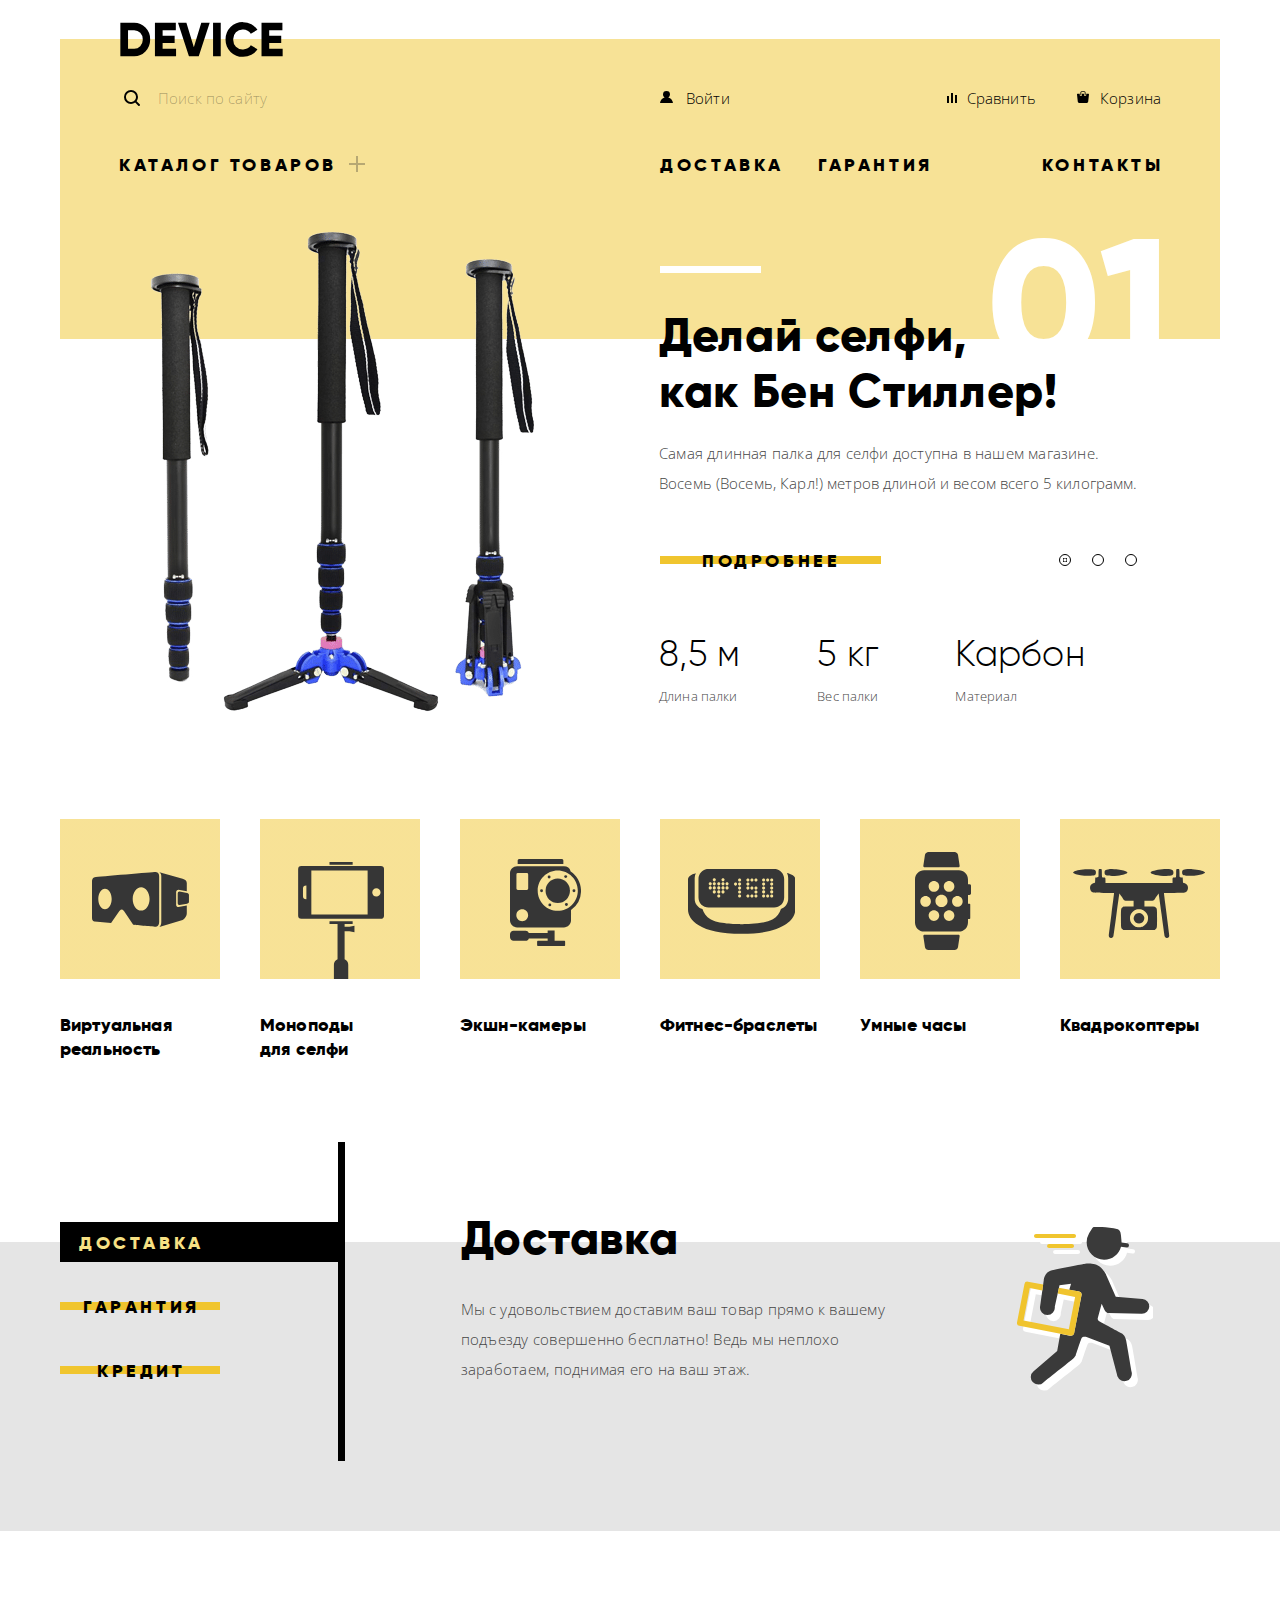
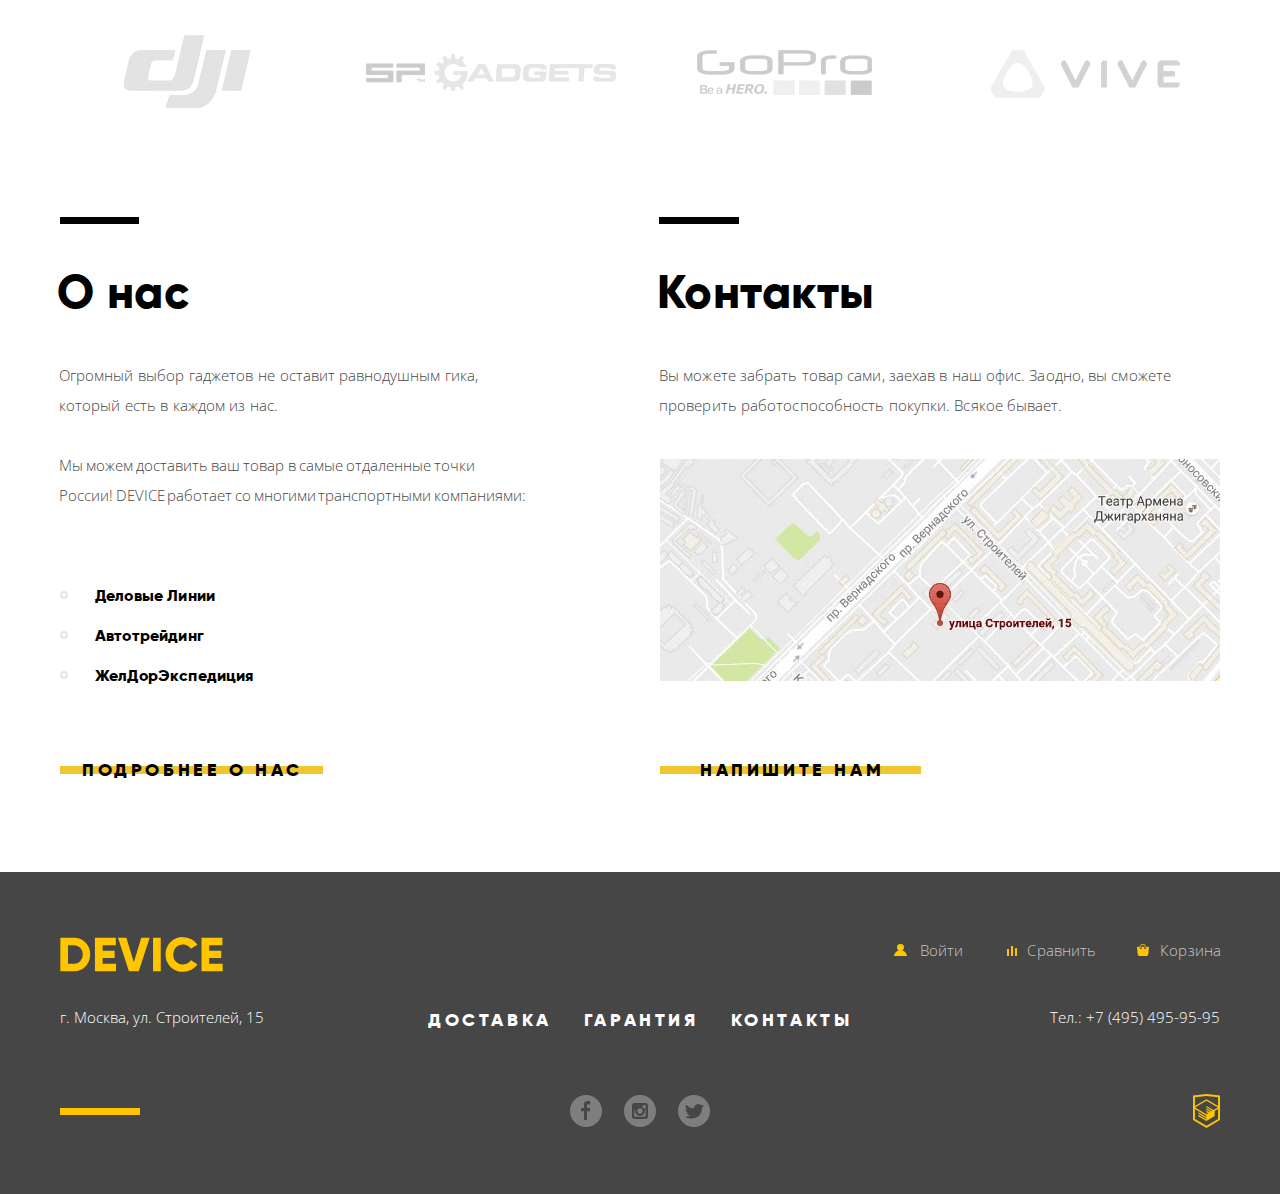
<file: index.html>
<!DOCTYPE html>
<html lang="ru">

<head>
  <meta charset="UTF-8">
  <title>Device - официальный магазин</title>
  <link href="https://fonts.googleapis.com/css?family=Open+Sans:300,400&amp;subset=cyrillic" rel="stylesheet">
  <link rel="stylesheet" href="css/normalize.min.css">
  <link rel="stylesheet" href="css/style.min.css">
</head>

<body class="home-page">
 <svg class="svg-filter" width="0" height="0" tabindex="-1">
   <defs>
     <filter id="grayscale">
      <feColorMatrix type="matrix" values="0.3333 0.3333 0.3333 0 0 0.3333 0.3333 0.3333 0 0 0.3333 0.3333 0.3333 0 0 0 0 0 1 0" /> 
     </filter>
   </defs>
 </svg>
  <div class="container">
    <header class="header">
      <h1 class="visually-hidden">
        Онлайн-магазин гаджетов Девайс
      </h1>
      <a class="logo logo-device header__logo">
        <img src="img/logotypes/logo-device.svg" alt="Логотип магазина Девайс" width="163" height="35">
      </a>
      <!-- top menu -->
      <div class="bar user-bar header__user-bar">
        <form class="search" action="https://echo.htmlacademy.ru" method="post">
          <input class="search__input" type="search" required name="search-field" id="search-field" placeholder="Поиск по сайту">
          <label class="search__label" for="search-field" aria-label="Форма поиска по сайту"></label>
          <button class="search__button button-search" type="submit">Найти</button>
        </form>
        <ul class="user-menu user-menu--size--fix user-menu--theme--dark">
          <li class="user-menu__item-login">
            <a class="link-login user-menu__link user-menu__link--theme--dark" href="#">Войти</a>
          </li>
          <li class="user-menu__item-logout user-menu__item-logout--hidden">
            <a class="link-logout user-menu__link user-menu__link--theme--dark" href="#">Выйти</a>
          </li>
          <li class="user-menu__item-compare">
            <a class="link-compare user-menu__link user-menu__link--theme--dark" href="#">Сравнить</a>
          </li>
          <li class="user-menu__item-cart">
            <a class="link-cart user-menu__link user-menu__link--theme--dark" href="#">Корзина</a>
          </li>
        </ul>
      </div>
      <!-- bottom row-->
      <nav class="bar main-bar">
        <ul class="main-menu">
          <li class="main-menu-item item-dropdown main-menu__item-catalog">
            <a class="item-dropdown-link main-menu__link" href="#">Каталог товаров</a>
            <ul class="submenu main-menu__submenu">
              <li class="submenu__item">
                <a class="submenu__link" href="catalog/virtual.html">Виртуальная реальность</a>
                <a class="submenu__link" href="catalog/monopods.html">Моноподы для селфи </a>
                <a class="submenu__link" href="catalog/actions.html">Экшн-камеры</a>
              </li>
              <li class="submenu__item">
                <a class="submenu__link" href="catalog/fitness-trackers.html">Фитнес-браслеты</a>
                <a class="submenu__link" href="catalog/smart-watch.html">Умные часы</a>
              </li>
              <li class="submenu__item">
                <a class="submenu__link" href="catalog/quadcopters.html">Квадрокоптеры</a>
              </li>
            </ul>
          </li>
          <li class="main-menu-item main-menu__item-delivery">
            <a class="main-menu__link" href="#">Доставка</a>
          </li>
          <li class="main-menu-item main-menu__item-warranty">
            <a class="main-menu__link" href="#">Гарантия</a>
          </li>
          <li class="main-menu-item main-menu__item-contacts">
            <a class="main-menu__link" href="#">Контакты</a>
          </li>
        </ul>
      </nav>
    </header>
  </div>
  <main class="main">

<!--    HERO SLIDER      -->

    <section class="hero container">
      <h2 class="visually-hidden">Новинки и хиты</h2>
      <input class="visually-hidden" tabindex="-1" type="radio" name="point" id="radio-1" checked>
      <input class="visually-hidden" tabindex="-1" type="radio" name="point" id="radio-2">
      <input class="visually-hidden" tabindex="-1" type="radio" name="point" id="radio-3">
      <div class="hero__slider">
        <article class="slide-first hero__slide" id="slide-1">
          <div class="slide-description slide-first__description">
            <h3 class="slide-title">Делай селфи,<br> как Бен Стиллер!</h3>
            <p class="slide__text slide__text--first">
            Самая длинная палка для селфи доступна в нашем магазине. Восемь (Восемь, Карл!) метров длиной и весом всего 5 килограмм.</p>
            <a href="#" class="slide__button button">ПОДРОБНЕЕ</a>
            <table class="slide__info product-info">
              <tr class="product-info__row product-info__row--type--value">
                <td class="product-info__cell product-info__cell--value">8,5 м</td>
                <td class="product-info__cell product-info__cell--value">5 кг</td>
                <td class="product-info__cell product-info__cell--value">Карбон</td>
              </tr>
              <tr class="product-info__row product-info__row--type--descript">
                <td class="product-info__cell">Длина палки</td>
                <td class="product-info__cell">Вес палки</td>
                <td class="product-info__cell">Материал</td>
              </tr>
            </table>
          </div>
          <div class="slide__image slide__image--first">
            <img src="img/hero-slider/slide-1.png" alt="Длинный монопод" width="384" height="486">
          </div>
        </article>
        <article class="slide-second hero__slide" id="slide-2">
          <div class="slide-second__description slide-description">
            <h3 class="slide-title">Худеем<br> правильно!</h3>
            <p class="slide__text slide__text--second">Мотивирующие фитнес-браслеты помогут найти в себе силы не пропускать занятия и соблюдать диету.</p>
            <a href="#" class="slide__button button">ПОДРОБНЕЕ</a>
            <table class="slider__info product-info">
              <tr class="product-info__row product-info__row--type--value">
                <td class="product-info__cell product-info__cell--value">48 часов</td>
              </tr>
              <tr class="product-info__row product-info__row--type--descript">
                <td class="product-info__cell">Без подзарядки</td>
              </tr>
            </table>
          </div>
          <div class="slide__image slide__image--second">
            <img src="img/hero-slider/slide-2.png" alt="Мотивирующий фитнес-браслет" width="345" height="485">
          </div>
        </article>
        <article class="slide-third hero__slide" id="slide-3">
          <div class="slide-third__description slide-description">
            <h3 class="slide-title">Порхает как бабочка,<br> жалит как пчела!</h3>
            <p class="slide__text slide__text--third">Этот обычный, на первый взгляд, квадрокоптер оснащен мощным лазером, замаскированным под стандартную камеру.</p>
            <a href="#" class="slide__button button">ПОДРОБНЕЕ</a>
            <table class="slider__info product-info">
              <tr class="product-info__row product-info__row--type--value">
                <td class="product-info__cell product-info__cell--value">800 м</td>
                <td class="product-info__cell product-info__cell--value">50 м</td>
              </tr>
              <tr class="product-info__row product-info__row--type--descript">
                <td class="product-info__cell">Дальность полета</td>
                <td class="product-info__cell">Радиус поражения</td>
              </tr>
            </table>
          </div>
          <div class="slide__image slide__image--third">
            <img src="img/hero-slider/slide-3.png" alt="Квадрокоптер с лазером" width="526" height="334">
          </div>
        </article>
        <ul class="hero__controls">
          <li class="hero__item">
            <label class="button-hero" for="radio-1"></label>
          </li>
          <li class="hero__item">
            <label class="button-hero" for="radio-2"></label>
          </li>
          <li class="hero__item">
            <label class="button-hero" for="radio-3"></label>
          </li>
        </ul>
      </div>
    </section>
    <!--      POPULAR       -->
    <section class="popular container">
      <h2 class="visually-hidden">Популярные категории товаров</h2>
      <ul class="popular__list popular-list">
        <li class="popular-list__item">
          <a class="popular-list__link virtual" href="#">Виртуальная реальность</a>
        </li>
        <li class="popular-list__item">
          <a class="popular-list__link monopod" href="#">Моноподы для селфи</a>
        </li>
        <li class="popular-list__item">
          <a class="popular-list__link camera" href="#">Экшн-камеры</a>
        </li>
        <li class="popular-list__item">
          <a class="popular-list__link fitness" href="#">Фитнес-браслеты</a>
        </li>
        <li class="popular-list__item">
          <a class="popular-list__link smart" href="#">Умные часы</a>
        </li>
        <li class="popular-list__item">
          <a class="popular-list__link quadro" href="#">Квадрокоптеры</a>
        </li>
      </ul>
    </section>
    <!--      SERVICES       -->
    <section class="services">
      <h2 class="visually-hidden">Воспользуйтесь нашими услугами</h2>
      <div class="services__container container">
        <input class="services__input visually-hidden" type="radio" name="services-radio" id="delivery" checked>
        <input class="services__input visually-hidden" type="radio" name="services-radio" id="warranty">
        <input class="services__input visually-hidden" type="radio" name="services-radio" id="credit">
        <div class="services-controls">
          <label class="services-controls__button button" for="delivery">ДОСТАВКА</label>
          <label class="services-controls__button button" for="warranty">ГАРАНТИЯ</label>
          <label class="services-controls__button button" for="credit">КРЕДИТ</label>
        </div>
        <section class="services__content delivery">
          <h3 class="services__title">
            Доставка
          </h3>
          <p class="services-text services__text-delivery">
            Мы с удовольствием доставим ваш товар прямо к вашему подъезду совершенно бесплатно! Ведь мы неплохо заработаем, поднимая его на ваш этаж.
          </p>
        </section>
        <section class="services__content warranty">
          <h3 class="services__title">
            Гарантия
          </h3>
          <p class="services-text services__text-warranty">
            Если из-за возгорания купленного у нас товара у вас сгорит дом — не переживайте, мы выдадим вам новый. <br>Товар, не дом, конечно же.
          </p>
        </section>
        <section class="services__content credit">
          <h3 class="services__title">
            Кредит
          </h3>
          <p class="services-text services__text-credit">
            Залезть в долговую яму стало проще! Кредитные консультанты подберут для вас наиболее выгодные условия кредита. Выгодные для нашего банка, разумеется.
          </p>
        </section>
      </div>
    </section>
    <!--      SUPPLIERS        -->
    <section class="suppliers container">
      <h2 class="visually-hidden">Наши брендовые поставщики</h2>
      <a class="suppliers__link" href="#">
        <svg width="260" height="100" viewbox="0 0 260 100">
          <image class="grayscale" xlink:href="img/suppliers/DJI.png" width="260" height="100" />
        </svg>
      </a>
      <a class="suppliers__link" href="#">
        <svg width="260" height="100" viewbox="0 0 260 100">
          <image class="grayscale" xlink:href="img/suppliers/SPgadgets.png"  width="260" height="100" />
        </svg>
      </a>
      <a class="suppliers__link" href="#">
        <svg width="260" height="100" viewbox="0 0 260 100">
          <image class="grayscale" xlink:href="img/suppliers/GoPro.png" width="260" height="100" />
        </svg>
      </a>
      <a class="suppliers__link" href="#">
        <svg width="260" height="100" viewbox="0 0 260 100">
          <image class="grayscale" xlink:href="img/suppliers/VIVE.png" width="260" height="100" />
        </svg>
      </a>
    </section>
    <!--     INFORMATION       -->
    <div class="information container">
      <section class="about-us information__column">
        <h2 class="information__title">О нас</h2>
        <p class="information__text information__text--about-us">Огромный выбор гаджетов не оставит равнодушным гика, который есть в каждом из нас.</p>
        <p class="information__text information__text--about-us">Мы можем доставить ваш товар в самые отдаленные точки России! DEVICE работает со многими транспортными компаниями:</p>
        <ul class="information__list">
          <li class="information__item"><a class="information__link" href="#">Деловые Линии</a></li>
          <li class="information__item"><a class="information__link" href="#">Автотрейдинг</a></li>
          <li class="information__item"><a class="information__link" href="#">ЖелДорЭкспедиция</a></li>
        </ul>
        <a class="about-button button" href="#">ПОДРОБНЕЕ О НАС</a>
      </section>
      <section class="contacts information__column">
        <h2 class="information__title">Контакты</h2>
        <p class="information__text information__text--contacts">Вы можете забрать товар сами, заехав в наш офис. Заодно, вы сможете проверить работоспособность покупки. Всякое бывает.</p>
        <a class="map-link information__link-map" href="https://yandex.ru/maps/213/moscow/?ll=37.529654%2C55.686980&mode=search&ol=geo&ouri=ymapsbm1%3A%2F%2Fgeo%3Fll%3D37.529655%252C55.686981%26spn%3D0.001000%252C0.001000%26text%3D%25D0%25A0%25D0%25BE%25D1%2581%25D1%2581%25D0%25B8%25D1%258F%252C%2520%25D0%259C%25D0%25BE%25D1%2581%25D0%25BA%25D0%25B2%25D0%25B0%252C%2520%25D1%2583%25D0%25BB%25D0%25B8%25D1%2586%25D0%25B0%2520%25D0%25A1%25D1%2582%25D1%2580%25D0%25BE%25D0%25B8%25D1%2582%25D0%25B5%25D0%25BB%25D0%25B5%25D0%25B9%252C%252015%2520&z=17">
          <img class="map__image" src="img/information/map.jpg" alt="Адрес нашей компании: г. Москва, ул. Строителей 15" width="560" height="222">
        </a>
        <a class="contacts-button button" href="form.html">НАПИШИТЕ НАМ</a>
      </section>
    </div>
  </main>
  <!--       FOOTER       -->
  <footer class="footer">
    <div class="footer__container container">
      <!-- top row-->
      <div class="bar user-bar footer__user-bar">
        <a class="logo logo-device">
          <img src="img/logotypes/logo-device-bright.svg" alt="Логотип магазина Девайс" width="163" height="35">
        </a>
        <ul class="user-menu user-menu--theme--bright footer__user-menu">
          <li class="user-menu__item-login">
            <a class="link-login user-menu__link user-menu__link--theme--bright" href="#">Войти</a>
          </li>
          <li class="user-menu__item-logout user-menu__item-logout--block-none">
            <a class="link-logout user-menu__link user-menu__link--theme--bright" href="#">Выйти</a>
          </li>
          <li class="user-menu__item-compare">
            <a class="link-compare user-menu__link user-menu__link--theme--bright" href="#">Сравнить</a>
          </li>
          <li class="user-menu__item-cart">
            <a class="link-cart user-menu__link user-menu__link--theme--bright" href="#">Корзина</a>
          </li>
        </ul>
      </div>
      <!-- middle row-->
      <div class="bar info-bar footer__info-bar">
        <p class="info-bar__text address">г. Москва, ул. Строителей, 15</p>
        <ul class="info-menu">
          <li class="info-menu__item">
            <a class="info-menu__link" href="#">Доставка</a>
          </li>
          <li class="info-menu__item">
            <a class="info-menu__link" href="#">Гарантия</a>
          </li>
          <li class="info-menu__item">
            <a class="info-menu__link" href="#">Контакты</a>
          </li>
        </ul>
        <p class="info-bar__text phone">
          Тел.: <a class="info-bar__link" href="tel:+74954959595">+7 (495) 495-95-95</a>
        </p>
      </div>
      <!-- bottom row-->
      <div class="bar social-bar">
        <ul class="social-menu">
          <li class="social-menu__item">
            <a class="social-menu__link link-facebook" href="#" aria-label="Девайс на Фейсбук"></a>
          </li>
          <li class="social-menu__item">
            <a class="social-menu__link link-instagram" href="#" aria-label="Девайс в Инстаграме"></a>
          </li>
          <li class="social-menu__item">
            <a class="social-menu__link link-twitter" href="#" aria-label="Девайс в Твиттере"></a>
          </li>
        </ul>
        <a class="logo-copyright logo-link" href="https://htmlacademy.ru/intensive/htmlcss" aria-label="Разработчик сайта Девайс">
          <img src="img/logotypes/logo-html.svg" alt="Логотип HTML Academy" width="27" height="35">
        </a>
      </div>
    </div>
  </footer>

  <div class="feedback-overlay">
    <section class="feedback modal">
      <h2 class="visually-hidden">Форма обратной связи</h2>
      <button aria-label="Закрыть форму" class="feedback__button feedback-close button-modal"></button>
      <form class="feedback__form feedback-form" action="https://echo.htmlacademy.ru" method="post">
        <ul class="feedback-form__list">
          <li class="feedback-form__item">
            <label class="feedback-form__caption" for="name-field">Ваше имя:
              <input class="feedback-form__input feedback-field" id="name-field" type="text" name="name" placeholder="Имя Фамилия" pattern="([A-Za-zА-Яа-яЁё\s]+$)">
            </label>
            <label class="feedback-form__caption" for="email-field">Ваш e-mail:
              <input class="feedback-form__input feedback-field" id="email-field" type="email" name="email" placeholder="email@example.com" pattern="([A-z0-9_.-]{1,})@([A-z0-9_.-]{1,}).([A-z]{2,8})">
            </label>
          </li>
          <li class="feedback-form__item">
            <label class="feedback-form__caption" for="message-field">Текст письма:
              <textarea class="feedback-form__textarea" id="message-field" name="message" placeholder="В свободной форме"></textarea>
            </label>
          </li>
        </ul>
        <button class="feedback-form__button button" type="submit">Отправить</button>
      </form>
    </section>
  </div>
  <div class="map-overlay">
    <section class="interactive-map modal" id="yamap">
      <h2 class="visually-hidden">Адрес офиса на интерактивной карте.</h2>
      <button aria-label="Закрыть карту" class="interactive-map__button map-close button-modal"></button>
    </section>
  </div>

  <script src="https://api-maps.yandex.ru/2.1/?&lang=ru_RU"></script>
  <script src="js/feedback.min.js"></script>
  <script src="js/map.min.js"></script>
  <script src="js/yamap.min.js"></script>

</body>

</html>
</file>
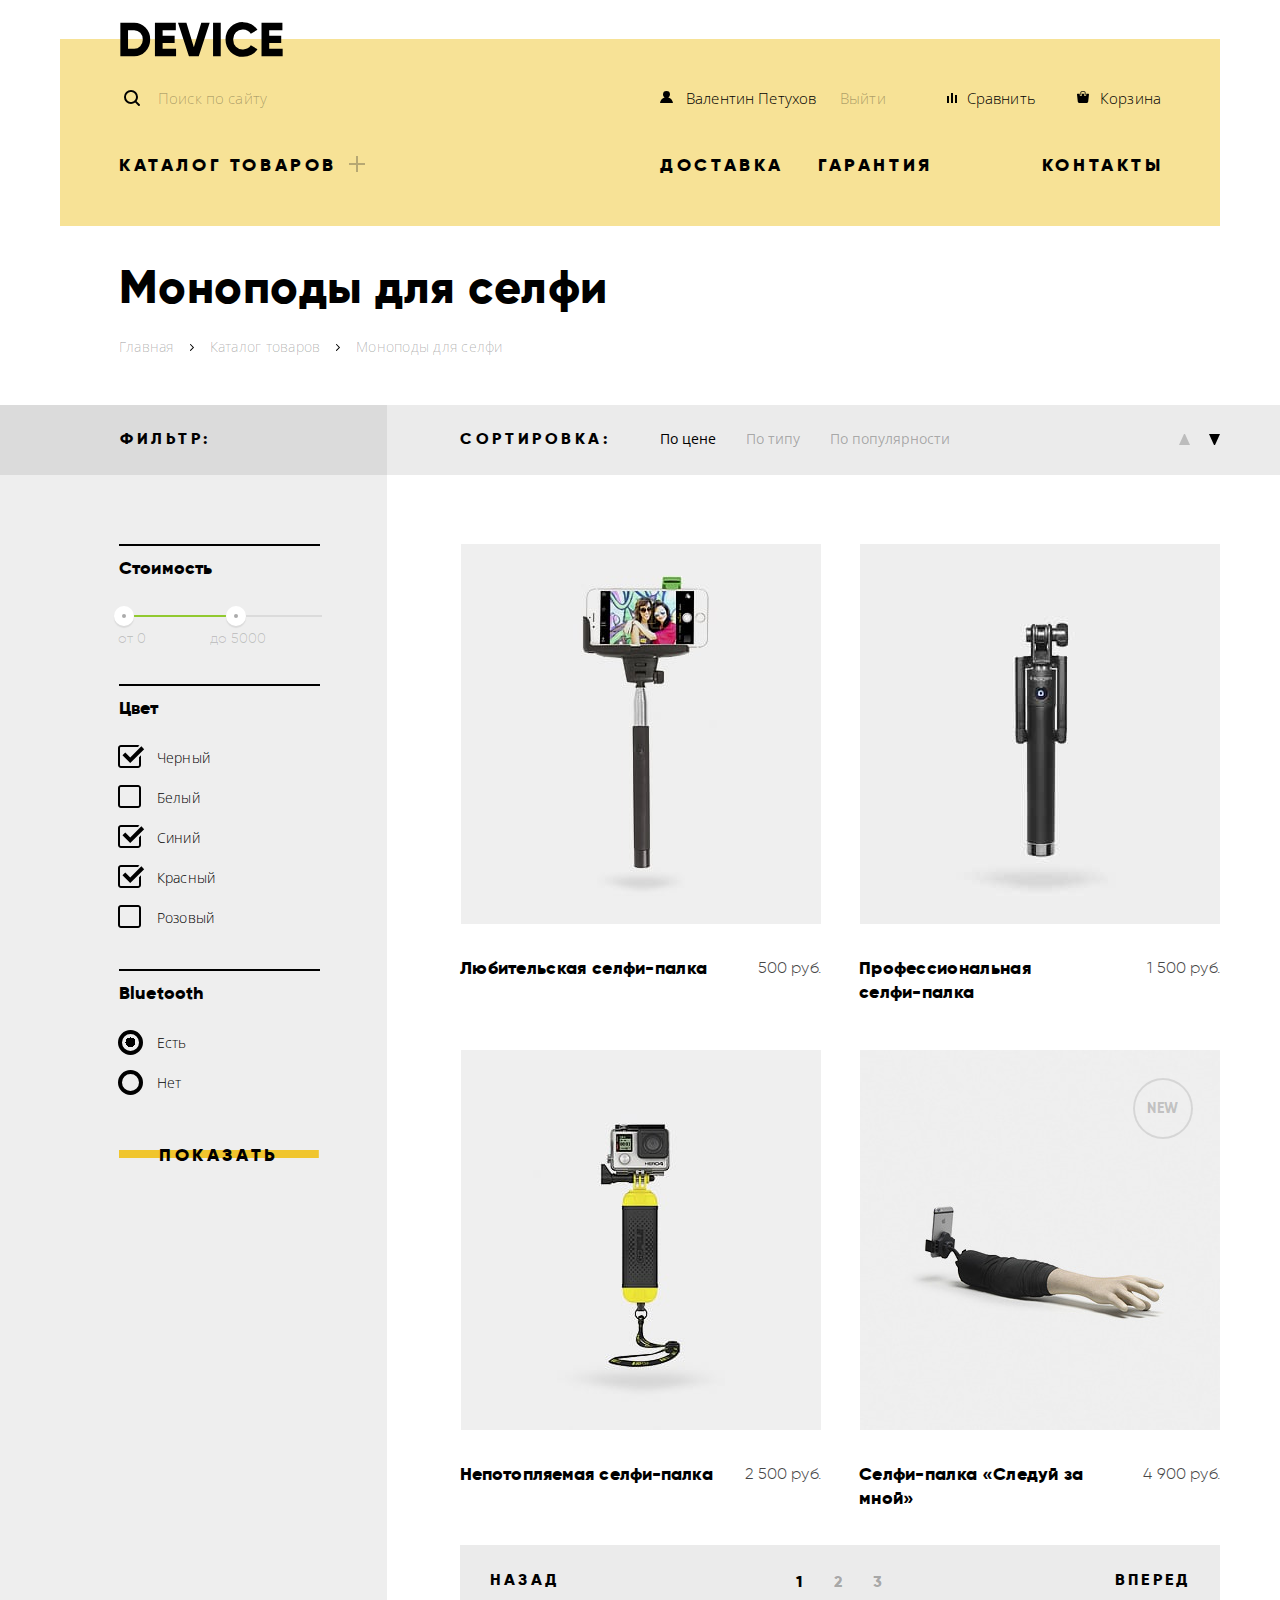
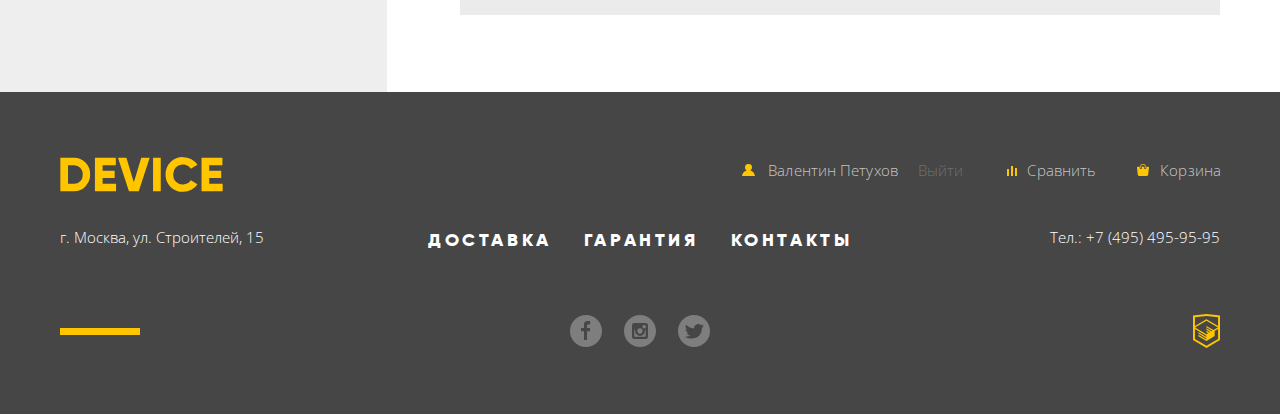
<file: catalog/monopods.html>
<!DOCTYPE html>
<html lang="ru">

<head>
  <meta charset="UTF-8">
  <title>DEVICE - Моноподы для селфи</title>
  <link href="https://fonts.googleapis.com/css?family=Open+Sans:300,400&amp;subset=cyrillic" rel="stylesheet">
  <link rel="stylesheet" href="../css/normalize.min.css">
  <link rel="stylesheet" href="../css/style.min.css">
</head>

<body class="inner-page">
  <div class="container">
    <header class="header inner-page__header">
      <h1 class="visually-hidden">
        Онлайн-магазин гаджетов Девайс
      </h1>
      <a class="header__logo logo-device logo-link" href="../index.html">
        <img src="../img/logotypes/logo-device.svg" alt="Логотип магазина Девайс" width="163" height="35">
      </a>
      <!-- top menu -->
      <div class="bar user-bar header__user-bar">
        <form class="search" action="https://echo.htmlacademy.ru" method="post">
          <input class="search__input" type="search" required name="search-field" id="search-field" placeholder="Поиск по сайту">
          <label class="search__label" for="search-field" aria-label="Форма поиска по сайту"></label>
          <button class="search__button button-search" type="submit">Найти</button>
        </form>
        <ul class="user-menu user-menu--size--fix user-menu--theme--dark">
          <li class="user-menu__item-login">
            <a class="link-login user-menu__link user-menu__link--theme--dark" href="../profile.html">Валентин Петухов</a>
          </li>
          <li class="user-menu__item-logout user-menu__item-logout--visible">
            <a class="link-logout user-menu__link user-menu__link--theme--dark" href="#">Выйти</a>
          </li>
          <li class="user-menu__item-compare">
            <a class="link-compare user-menu__link user-menu__link--theme--dark" href="#">Сравнить</a>
          </li>
          <li class="user-menu__item-cart">
            <a class="link-cart user-menu__link user-menu__link--theme--dark" href="#">Корзина</a>
          </li>
        </ul>
      </div>
      <!-- bottom row-->
      <nav class="bar main-bar">
        <ul class="main-menu">
          <li class="main-menu-item item-dropdown main-menu__item-catalog">
            <a class="item-dropdown-link main-menu__link" href="#">Каталог товаров</a>
            <ul class="submenu main-menu__submenu">
              <li class="submenu__item">
                <a class="submenu__link" href="virtual.html">Виртуальная реальность</a>
                <a class="submenu__link submenu__link--current">Моноподы для селфи </a>
                <a class="submenu__link" href="actions.html">Экшн-камеры</a>
              </li>
              <li class="submenu__item">
                <a class="submenu__link" href="fitness-trackers.html">Фитнес-браслеты</a>
                <a class="submenu__link" href="smart-watch.html">Умные часы</a>
              </li>
              <li class="submenu__item">
                <a class="submenu__link" href="quadcopters.html">Квадрокоптеры</a>
              </li>
            </ul>
          </li>
          <li class="main-menu-item main-menu__item-delivery">
            <a class="main-menu__link" href="#">Доставка</a>
          </li>
          <li class="main-menu-item main-menu__item-warranty">
            <a class="main-menu__link" href="#">Гарантия</a>
          </li>
          <li class="main-menu-item main-menu__item-contacts">
            <a class="main-menu__link" href="#">Контакты</a>
          </li>
        </ul>
      </nav>
    </header>
  </div>

  <main class="main">
   
    <!--      H1 and BREADCRUMBS      -->
    
    <div class="container">
      <div class="breadcrumbs-bar">
        <h1 class="page__title">
          Моноподы для селфи
        </h1>
        <nav class="breadcrumbs" aria-label="Хлебные крошки">
          <ol class="breadcrumbs__list">
            <li class="breadcrumbs__item"><a class="breadcrumbs__link" href="../index.html">Главная</a></li>
            <li class="breadcrumbs__item"><a class="breadcrumbs__link" href="#">Каталог товаров</a></li>
            <li class="breadcrumbs__item"><a class="breadcrumbs__link breadcrumbs__link--current" href="#" aria-current="page">Моноподы для селфи</a></li>
          </ol>
        </nav>
      </div>
    </div>

    <div class="content">
      <div class="container content__container">
        <!--      FILTERS      -->
        <section class="filters">
          <div class="filters__header">
            <h2 class="filters__title">Фильтр:</h2>
          </div>
          <form class="filters-form" action="https://echo.htmlacademy.ru" method="post">
            <fieldset class="filters__group price-group">
              <legend class="filters__legend">Стоимость</legend>
              <div class="filters__range-controls">
                <div class="filters__scale">
                  <div class="filters__bar"></div>
                </div>
                <button class="filters__toggle toggle-min" type="button"></button>
                <button class="filters__toggle toggle-max" type="button"></button>
              </div>
            </fieldset>
            <fieldset class="filters__group color-group">
              <legend class="filters__legend">Цвет</legend>
              <input class="filters__input visually-hidden" name="colors[]" value="black" id="black" type="checkbox" checked>
              <label class="label label--type--checkbox" for="black">Черный</label>
              <input class="filters__input visually-hidden" name="colors[]" value="white" id="white" type="checkbox">
              <label class="label label--type--checkbox" for="white">Белый</label>
              <input class="filters__input visually-hidden" name="colors[]" value="blue" id="blue" type="checkbox" checked>
              <label class="label label--type--checkbox" for="blue">Синий</label>
              <input class="filters__input visually-hidden" name="colors[]" value="red" id="red" type="checkbox" checked>
              <label class="label label--type--checkbox" for="red">Красный</label>
              <input class="filters__input visually-hidden" name="colors[]" value="pink" id="pink" type="checkbox">
              <label class="label label--type--checkbox" for="pink">Розовый</label>
            </fieldset>
            <fieldset class="filters__group">
              <legend class="filters__legend">Bluetooth</legend>
              <input class="filters__input visually-hidden" name="bluetooth" id="yes" type="radio" value="Есть" checked>
              <label class="label label--type--radio" for="yes">Есть</label>
              <input class="filters__input visually-hidden" name="bluetooth" id="no" type="radio" value="Нет">
              <label class="label label--type--radio" for="no">Нет</label>
            </fieldset>
            <button class="filters__button button button--size--m" type="submit">Показать</button>
          </form>
        </section>
        <!--       CATALOG          -->
        <section class="catalog">
          <div class="catalog__header">
            <h2 class="catalog__title">Сортировка:</h2>
            <ul class="sorting-menu">
              <li class="sorting-menu__item variant">
                <a class="link-price variant__link variant__link--current">По цене</a>
                <a class="link-type variant__link" href="#">По типу</a>
                <a class="link-popular variant__link" href="#">По популярности</a>
              </li>
              <li class=" sorting-menu__item direction">
                <a class="link-up direction__link" aria-label="Сортировка по возрастанию" href="#"></a>
                <a class="link-down direction__link direction__link--current" aria-label="Сортировка по убыванию"></a>
              </li>
            </ul>
          </div>
          <section class="catalog__body">
            <h2 class="visually-hidden">Каталог товаров</h2>
            <article class="catalog-card">
              <div class="catalog-card__description">
                <h3 class="catalog-card__title">
                  <a class="catalog-card__title-link" href="#">
                  Любительская селфи-палка
                  </a>
                </h3>
                <span class="catalog-card__price">500 руб.</span>
              </div>
              <div class="catalog-card__body">
                <a class="catalog-card__image-link" href="#">
                  <img class="catalog-card__image" src="../img/catalog/item-1.jpg" alt="Бюджетный монопод" width="360" height="380">
                </a>
                <div class="catalog-card__buttons">
                  <button class="catalog-card__button add-basket-button button" type="button">В корзину</button>
                  <button class="add-compare-button" type="button">Добавить к сравнению</button>
                </div>
              </div>
            </article>
            <article class="catalog-card">
              <div class="catalog-card__description">
                <h3 class="catalog-card__title">
                  <a class="catalog-card__title-link" href="#">
                  Профессиональная селфи-палка
                  </a>
                </h3>
                <span class="catalog-card__price">1 500 руб.</span>
              </div>
              <div class="catalog-card__body">
                <a class="catalog-card__image-link" href="#">
                <img class="catalog-card__image" src="../img/catalog/item-2.jpg" alt="Монопод с дополнительными опциями" width="360" height="380">
                </a>
                <div class="catalog-card__buttons">
                  <button class="catalog-card__button add-basket-button button" type="button">В корзину</button>
                  <button class="add-compare-button" type="button">Добавить к сравнению</button>
                </div>
              </div>
            </article>
            <article class="catalog-card">
              <div class="catalog-card__description">
                <h3 class="catalog-card__title">
                  <a class="catalog-card__title-link" href="#">
                  Непотопляемая селфи-палка
                  </a>
                </h3>
                <span class="catalog-card__price">2 500 руб.</span>
              </div>
              <div class="catalog-card__body">
                <a class="catalog-card__image-link" href="#">
                <img class="catalog-card__image" src="../img/catalog/item-3.jpg" alt="Легкий прорезиненный монопод" width="360" height="380">
                </a>
                <div class="catalog-card__buttons">
                  <button class="catalog-card__button add-basket-button button" type="button">В корзину</button>
                  <button class="add-compare-button" type="button">Добавить к сравнению</button>
                </div>
              </div>
            </article>
            <article class="catalog-card">
              <div class="catalog-card__description">
                <h3 class="catalog-card__title">
                  <a class="catalog-card__title-link" href="#">
                  Селфи-палка &laquo;Следуй за мной&raquo;
                  </a>
                </h3>
                <span class="catalog-card__price">4 900 руб.</span>
              </div>
              <div class="catalog-card__body" data-marker="new">
                <a class="catalog-card__image-link" href="#">
                <img class="catalog-card__image" src="../img/catalog/item-4.jpg" alt="Монопод в форме руки" width="360" height="380">
                </a>
                <div class="catalog-card__buttons">
                  <button class="catalog-card__button add-basket-button button" type="button">В корзину</button>
                  <button class="add-compare-button" type="button">Добавить к сравнению</button>
                </div>
              </div>
            </article>
          </section>
          <!-- pagination-->
          <ul class="catalog__footer pagination">
            <li class="pagination__item"><a class="pagination__link link-back" href="#">Назад</a></li>
            <li>
              <ol class="pagination-inner">
                <li class="pagination-inner__item"><a class="pagination-inner__link pagination-inner__link--current">1</a></li>
                <li class="pagination-inner__item"><a class="pagination-inner__link" href="#">2</a></li>
                <li class="pagination-inner__item"><a class="pagination-inner__link" href="#">3</a></li>
              </ol>
            </li>
            <li class="pagination__item"><a class="pagination__link link-next" href="#">Вперед</a></li>
          </ul>
        </section>
      </div>
    </div>
  </main>
  <!--         FOOTER           -->
  <footer class="footer">
    <div class="footer__container container">
      <!-- top row-->
      <div class="bar user-bar footer__user-bar">
        <a class="footer__logo logo-link logo-device" href="../index.html">
          <img src="../img/logotypes/logo-device-bright.svg" alt="Логотип магазина Девайс" width="163" height="35">
        </a>
        <ul class="user-menu user-menu--theme--bright footer__user-menu">
          <li class="user-menu-item user-menu__item-login">
            <a class="link-login user-menu__link user-menu__link--theme--bright" href="#">Валентин Петухов</a>
          </li>
          <li class="user-menu-item user-menu__item-logout user-menu__item-logout--block">
            <a class="link-logout user-menu__link user-menu__link--theme--bright" href="#">Выйти</a>
          </li>
          <li class="user-menu__item-compare">
            <a class="link-compare user-menu__link user-menu__link--theme--bright" href="#">Сравнить</a>
          </li>
          <li class="user-menu-item user-menu__item-cart">
            <a class="link-cart user-menu__link user-menu__link--theme--bright" href="#">Корзина</a>
          </li>
        </ul>
      </div>
      <!-- middle row-->
      <div class="bar info-bar footer__info-bar">
        <p class="info-bar__text address">г. Москва, ул. Строителей, 15</p>
        <ul class="info-menu">
          <li class="info-menu__item">
            <a class="info-menu__link" href="#">Доставка</a>
          </li>
          <li class="info-menu__item">
            <a class="info-menu__link" href="#">Гарантия</a>
          </li>
          <li class="info-menu__item">
            <a class="info-menu__link" href="#">Контакты</a>
          </li>
        </ul>
        <p class="info-bar__text phone">
          Тел.: <a class="info-bar__link" href="tel:+74954959595">+7 (495) 495-95-95</a>
        </p>
      </div>
      <!-- bottom row-->
      <div class="bar social-bar">
        <ul class="social-menu">
          <li class="social-menu__item">
            <a class="social-menu__link link-facebook" href="#" aria-label="Девайс на Фейсбук"></a>
          </li>
          <li class="social-menu__item">
            <a class="social-menu__link link-instagram" href="#" aria-label="Девайс в Инстаграме"></a>
          </li>
          <li class="social-menu__item">
            <a class="social-menu__link link-twitter" href="#" aria-label="Девайс в Твиттере"></a>
          </li>
        </ul>
        <a class="logo-copyright logo-link" href="https://htmlacademy.ru/intensive/htmlcss" aria-label="Разработчик сайта Девайс">
          <img src="../img/logotypes/logo-html.svg" alt="Логотип HTML Academy" width="27" height="35">
        </a>
      </div>
    </div>
  </footer>

</body>

</html>
</file>
<file: css/style.min.css>
@font-face{font-weight:900;font-family:Gilroy;font-style:normal;src:local("Gilroy ExtraBold"),local("Gilroy-ExtraBold"),url(../fonts/gilroyextrabold.woff2) format("woff2"),url(../fonts/gilroyextrabold.woff) format("woff")}@font-face{font-weight:300;font-family:Gilroy;font-style:normal;src:local("Gilroy Light"),local("Gilroy-Light"),url(../fonts/gilroylight.woff2) format("woff2"),url(../fonts/gilroylight.woff) format("woff")}html{-webkit-box-sizing:border-box;box-sizing:border-box}*,::after,::before{-webkit-box-sizing:inherit;box-sizing:inherit}body{margin:0;font:300 15px/30px "Open Sans",Arial,sans-serif;color:#464646;background-color:#fff}a{text-decoration:none}img{max-width:100%;height:auto}.visually-hidden:not(:focus):not(:active),input[type=checkbox].visually-hidden,input[type=radio].visually-hidden{position:absolute;width:1px;height:1px;margin:-1px;padding:0;overflow:hidden;white-space:nowrap;border:0;clip:rect(0 0 0 0);-webkit-clip-path:inset(100%);clip-path:inset(100%)}.container{width:1200px;margin:0 auto;padding:0 20px}.button{display:block;font:900 18px/24px Gilroy,Arial,sans-serif;text-align:center;color:#000;text-transform:uppercase;letter-spacing:.2em;background:-webkit-gradient(linear,left top,left bottom,color-stop(50%,#f0c52e),color-stop(50%,#f0c52e)) no-repeat 100% 50%/100% 8px;background:-webkit-linear-gradient(top,#f0c52e 50%,#f0c52e 50%) no-repeat 100% 50%/100% 8px;background:-o-linear-gradient(top,#f0c52e 50%,#f0c52e 50%) no-repeat 100% 50%/100% 8px;background:linear-gradient(to bottom,#f0c52e 50%,#f0c52e 50%) no-repeat 100% 50%/100% 8px;background-color:transparent;border:none;cursor:pointer;-webkit-transition:background-size .3s ease;-o-transition:background-size .3s ease;transition:background-size .3s ease}.button:focus,.button:not(:active):hover{background-size:100% 40px;outline:0}.button:active{color:rgba(0,0,0,.3);background-size:100% 40px;-webkit-transition:color .1s ease;-o-transition:color .1s ease;transition:color .1s ease}.label{display:block}.svg-filter{position:absolute;visibility:hidden}.header{display:-webkit-box;display:-ms-flexbox;display:flex;-webkit-box-orient:vertical;-webkit-box-direction:normal;-ms-flex-direction:column;flex-direction:column;padding:22px 60px;background:-webkit-linear-gradient(top,#fff 39px,#f7e296 39px);background:-o-linear-gradient(top,#fff 39px,#f7e296 39px);background:linear-gradient(to bottom,#fff 39px,#f7e296 39px)}.logo,.logo-link{display:-webkit-box;display:-ms-flexbox;display:flex}.logo-link:focus,.logo-link:hover{opacity:.6}.logo-link:active{opacity:.3}.logo-device{width:164px;height:35px}.header__logo{margin-bottom:16px}.bar{display:-webkit-box;display:-ms-flexbox;display:flex;-webkit-box-pack:justify;-ms-flex-pack:justify;justify-content:space-between;width:100%}.user-bar{-webkit-box-align:center;-ms-flex-align:center;align-items:center}.header__user-bar{margin-bottom:28px}.user-menu{display:-webkit-box;display:-ms-flexbox;display:flex;margin:0;padding:0;list-style:none}.user-menu--size--fix{width:500px}.user-menu--theme--dark{font:inherit;color:#000;letter-spacing:.01em}.user-menu--theme--dark .user-menu__item-login{width:160px;white-space:nowrap;overflow:hidden;text-overflow:ellipsis}.user-menu__item-logout{margin-left:20px}.user-menu__item-logout--hidden{margin-right:auto;visibility:hidden}.user-menu__item-logout--visible{margin-right:auto;visibility:visible}.user-menu__item-compare{margin-left:44px}.user-menu__item-cart{margin-left:41px}.user-menu__link{position:relative}.user-menu__link--theme--dark{color:#000}.user-menu__link--theme--dark:focus,.user-menu__link--theme--dark:hover{opacity:.6}.user-menu__link--theme--dark:active{opacity:.3}.link-logout{opacity:.3}.user-menu__link::before{content:"";position:absolute;bottom:4.5px;left:0}.link-login{padding-left:26px}.link-login::before{width:13px;height:12px}.user-menu--theme--dark .link-login::before{background:url(../img/icons/sprite.svg#user-dark-view) no-repeat}.link-compare{padding-left:20px}.link-compare::before{width:10px;height:10px}.user-menu--theme--dark .link-compare::before{background:url(../img/icons/sprite.svg#compare-dark-view) no-repeat}.link-cart{padding-left:23px}.link-cart::before{width:12px;height:12px}.user-menu--theme--dark .link-cart::before{background:url(../img/icons/sprite.svg#cart-dark-view) no-repeat}.search{position:relative;display:-webkit-box;display:-ms-flexbox;display:flex;-webkit-box-pack:justify;-ms-flex-pack:justify;justify-content:space-between;width:441px}.button-search,.search__input{font:300 15px/30px "Open Sans",Arial,sans-serif;color:#000;letter-spacing:.01em;background-color:transparent}.search__input{width:356px;padding:9px 10px 8px 38px;border:0;outline:0;-webkit-box-shadow:none;box-shadow:none}.search__input:not(:focus):invalid{-webkit-box-shadow:none;box-shadow:none}.search__input::-webkit-input-placeholder{font:300 15px/30px "Open Sans",Arial,sans-serif;color:rgba(0,0,0,.3);letter-spacing:.01em}.search__input:-ms-input-placeholder{font:300 15px/30px "Open Sans",Arial,sans-serif;color:rgba(0,0,0,.3);letter-spacing:.01em}.search__input::-ms-input-placeholder{font:300 15px/30px "Open Sans",Arial,sans-serif;color:rgba(0,0,0,.3);letter-spacing:.01em}.search__input::placeholder{font:300 15px/30px "Open Sans",Arial,sans-serif;color:rgba(0,0,0,.3);letter-spacing:.01em}.search__input:hover::-webkit-input-placeholder{color:rgba(0,0,0,.6)}.search__input:hover:-ms-input-placeholder{color:rgba(0,0,0,.6)}.search__input:hover::-ms-input-placeholder{color:rgba(0,0,0,.6)}.search__input:hover::placeholder{color:rgba(0,0,0,.6)}.search__input:focus::-webkit-input-placeholder{color:rgba(0,0,0,1)}.search__input:focus:-ms-input-placeholder{color:rgba(0,0,0,1)}.search__input:focus::placeholder{color:rgba(0,0,0,1)}.search__label{position:absolute;top:17px;left:4px;width:16px;height:16px;background:url(../img/icons/sprite.svg#search-view) no-repeat}.search__button{padding:10px 20px 9px 21px;border:0;-webkit-box-shadow:inset 0 0 0 2px #000;box-shadow:inset 0 0 0 2px #000;opacity:0;pointer-events:none}.button-search::after,.button-search:focus::after{content:"";position:absolute;bottom:0;left:0;width:441px;height:2px;background-color:#000;cursor:default;opacity:0;pointer-events:none}.button-search:focus::after{opacity:1}.search__input:focus~.button-search{cursor:pointer;opacity:1;pointer-events:auto}.search__input:focus~.button-search::after{opacity:1}.search__input:focus~.button-search:focus::after{opacity:1}.button-search:focus,.button-search:hover{color:#fff;background-color:#000;outline:0;cursor:pointer;opacity:1;pointer-events:auto}.button-search:active{color:rgba(255,255,255,.3);opacity:1;pointer-events:auto}.main-menu{display:-webkit-box;display:-ms-flexbox;display:flex;-webkit-box-pack:justify;-ms-flex-pack:justify;justify-content:space-between;-webkit-box-align:start;-ms-flex-align:start;align-items:flex-start;width:100%;margin:0;padding:0;list-style:none}.main-menu-item{padding-bottom:24px}.main-menu__item-catalog{margin-right:auto}.item-dropdown{position:relative;margin-left:-1px}.main-menu__item-catalog::after{content:"";position:absolute;top:6px;right:0;width:16px;height:16px;background:url(../img/icons/sprite.svg#icon-plus-view) no-repeat;cursor:pointer;opacity:.3}.main-menu__item-delivery{margin-right:34px}.main-menu__item-contacts{margin-right:-3.6px;margin-left:109px}.main-menu__link{font:900 18px/24px Gilroy,Arial,sans-serif;color:#000;text-transform:uppercase;letter-spacing:.2em}.main-menu__link:focus,.main-menu__link:hover{opacity:.6}.main-menu__link:active{opacity:.3}.item-dropdown-link{padding-right:28px}.submenu{display:none;-webkit-box-pack:start;-ms-flex-pack:start;justify-content:flex-start;width:1160px;padding:20px 60px 34px 60px;line-height:36px;background:#f7e296}.main-menu__submenu{position:absolute;top:27px;left:-59px;z-index:3}.item-dropdown:hover>.main-menu__submenu,.main-menu__submenu:hover{display:-webkit-box;display:-ms-flexbox;display:flex}.item-dropdown:focus-within>.main-menu__submenu{display:-webkit-box;display:-ms-flexbox;display:flex}.submenu__item{display:-webkit-box;display:-ms-flexbox;display:flex;-webkit-box-orient:vertical;-webkit-box-direction:normal;-ms-flex-direction:column;flex-direction:column;margin-right:64px;margin-left:-1px}.submenu__item:nth-child(2){min-width:138px}.submenu__link{color:#000}.submenu__link:focus,.submenu__link:hover{opacity:.6}.submenu__link:active{opacity:.3}.submenu__link--current{pointer-events:none}.hero{margin-bottom:95px}.hero__slider{position:relative;background:-webkit-linear-gradient(top,#f7e296 113px,#fff 113px);background:-o-linear-gradient(top,#f7e296 113px,#fff 113px);background:linear-gradient(to bottom,#f7e296 113px,#fff 113px)}.hero__slide{display:none;-webkit-box-orient:horizontal;-webkit-box-direction:reverse;-ms-flex-direction:row-reverse;flex-direction:row-reverse;-webkit-box-pack:justify;-ms-flex-pack:justify;justify-content:space-between;-webkit-box-align:start;-ms-flex-align:start;align-items:flex-start;min-height:498px;width:100%}.slide-description{display:-webkit-box;display:-ms-flexbox;display:flex;-webkit-box-orient:vertical;-webkit-box-direction:normal;-ms-flex-direction:column;flex-direction:column;-webkit-box-pack:start;-ms-flex-pack:start;justify-content:flex-start;-webkit-box-align:start;-ms-flex-align:start;align-items:flex-start;width:560px;padding-top:40px}.slide-description::after{position:absolute;top:63px;right:45px;z-index:1;font:900 180px/32px Gilroy,Arial,sans-serif;color:#fff;letter-spacing:2.8px}.slide-first__description::after{content:"01"}.slide-second__description::after{content:"02"}.slide-third__description::after{content:"03"}.slide-title{position:relative;z-index:2;margin:0 0 4px -1px;padding-top:34px;font:900 47px/56px Gilroy,Arial,sans-serif;color:#000;letter-spacing:.014em;border-top:7px solid transparent;border-bottom:0;border-left:0;-webkit-border-image:-webkit-linear-gradient(left,transparent 2px,#fff 2px,#fff 102px,transparent 102px);-o-border-image:-o-linear-gradient(left,transparent 2px,#fff 2px,#fff 102px,transparent 102px);border-image:linear-gradient(to right,transparent 2px,#fff 2px,#fff 102px,transparent 102px);border-image-slice:1}.slide__text{width:inherit;margin-bottom:42px;margin-left:-1px}.slide__text--first{padding-right:70px;letter-spacing:.009em}.slide__text--first::first-line{letter-spacing:.013em}.slide__text--second{padding-right:105px;letter-spacing:.008em;word-spacing:.02em}.slide__text--third{padding-right:105px;letter-spacing:.0095em}.slide__button{margin-bottom:47px;padding:9px 41px 7px 42px}.product-info{display:table;margin-left:-2px;border-collapse:collapse;border-spacing:0 4px}.product-info__row{display:table-row}.product-info__row--type--value{font:300 36px/48px Gilroy,Arial,sans-serif;text-align:left;color:#000;letter-spacing:.007em}.product-info__row--type--descript{font:300 13px/20px "Open Sans",Arial,sans-serif;text-align:left;color:#464646;letter-spacing:.01em}.product-info__cell{display:table-cell;padding-top:3px;padding-right:76px;text-align:left}.slide-third .product-info__cell{padding-right:46px}.product-info__cell--value{padding-bottom:5px}.slide__image{display:-webkit-box;display:-ms-flexbox;display:flex;-webkit-box-align:start;-ms-flex-align:start;align-items:flex-start;width:600px}.slide__image--first{padding:2px 0 0 90px}.slide__image--second{padding:13px 0 0 116px}.slide__image--third{padding:67px 0 0 31px}.hero__controls{position:absolute;right:83px;bottom:158px;display:-webkit-box;display:-ms-flexbox;display:flex;margin:0;padding:0;list-style:none}.button-hero{display:block;width:12px;height:12px;background:#fff;border:1px solid #000;border-radius:50%}.button-hero:not([for=radio-3]){margin-right:21px}#radio-1:checked~.hero__slider #slide-1,#radio-2:checked~.hero__slider #slide-2,#radio-3:checked~.hero__slider #slide-3{display:-webkit-box;display:-ms-flexbox;display:flex}#radio-1:checked~.hero__slider [for=radio-1],#radio-2:checked~.hero__slider [for=radio-2],#radio-3:checked~.hero__slider [for=radio-3]{background-image:-webkit-radial-gradient(center,circle,#fff .7px,#000 2.3px,#fff 1px);background-image:-o-radial-gradient(center,circle,#fff .7px,#000 2.3px,#fff 1px);background-image:radial-gradient(circle at center,#fff .7px,#000 2.3px,#fff 1px)}.popular{margin-bottom:51px}.popular-list{display:-webkit-box;display:-ms-flexbox;display:flex;-ms-flex-wrap:wrap;flex-wrap:wrap;width:inherit;margin-left:-40px;padding:0;list-style:none}.popular-list__item{display:-webkit-box;display:-ms-flexbox;display:flex;-ms-flex-negative:0;flex-shrink:0;-webkit-box-orient:vertical;-webkit-box-direction:normal;-ms-flex-direction:column;flex-direction:column;-webkit-box-pack:start;-ms-flex-pack:start;justify-content:flex-start;width:160px;margin-left:40px;padding-bottom:30px}.popular-list__item:hover{background:-webkit-linear-gradient(top,rgba(240,197,46,1) 160px,transparent 160px);background:-o-linear-gradient(top,rgba(240,197,46,1) 160px,transparent 160px);background:linear-gradient(to bottom,rgba(240,197,46,1) 160px,transparent 160px)}.popular-list__link{position:relative;width:160px;padding-top:194px;font:900 18px/24px Gilroy,Arial,sans-serif;text-align:left;color:#000;letter-spacing:.009em;word-break:keep-all;background:-webkit-linear-gradient(top,rgba(240,197,46,.5) 160px,transparent 160px);background:-o-linear-gradient(top,rgba(240,197,46,.5) 160px,transparent 160px);background:linear-gradient(to bottom,rgba(240,197,46,.5) 160px,transparent 160px);-webkit-font-kerning:none;font-kerning:none}.monopod{padding-right:40px}.popular-list__link::before{content:"";position:absolute;top:0;width:160px;height:160px}.virtual::before{background:url(../img/popular/popular-1.svg) no-repeat center}.monopod::before{background:url(../img/popular/popular-2.svg) no-repeat 38px bottom}.camera::before{background:url(../img/popular/popular-3.svg) no-repeat 50px 40px}.fitness::before{background:url(../img/popular/popular-4.svg) no-repeat 28px 50px}.smart::before{background:url(../img/popular/popular-5.svg) no-repeat 55px 33px}.quadro::before{background:url(../img/popular/popular-6.svg) no-repeat 13px 50px}.popular-list__link:focus,.popular-list__link:hover{background:-webkit-linear-gradient(top,rgba(240,197,46,1) 160px,transparent 160px);background:-o-linear-gradient(top,rgba(240,197,46,1) 160px,transparent 160px);background:linear-gradient(to bottom,rgba(240,197,46,1) 160px,transparent 160px);outline:0}.popular-list__link:active{opacity:.3}.services{margin-bottom:92px;padding-bottom:70px;background:-webkit-linear-gradient(top,#fff 100px,#e5e5e5 100px);background:-o-linear-gradient(top,#fff 100px,#e5e5e5 100px);background:linear-gradient(to bottom,#fff 100px,#e5e5e5 100px)}.services__container{position:relative;display:-webkit-box;display:-ms-flexbox;display:flex;-webkit-box-pack:start;-ms-flex-pack:start;justify-content:flex-start;width:1200px}.services-controls{display:-webkit-box;display:-ms-flexbox;display:flex;-webkit-box-orient:vertical;-webkit-box-direction:normal;-ms-flex-direction:column;flex-direction:column;-webkit-box-align:start;-ms-flex-align:start;align-items:flex-start;width:285px;padding-top:80px;padding-bottom:71px;border-right:solid 7px #000}.services-controls__button{min-width:160px;max-width:100%;padding:9px 12px 7px 23px;text-align:left;-webkit-font-kerning:none;font-kerning:none}.services-controls__button:not(:last-child){margin-bottom:24px}[for=credit]{padding-left:37px}#credit:checked~.services-controls [for=credit],#delivery:checked~.services-controls [for=delivery],#warranty:checked~.services-controls [for=warranty]{min-width:278px;max-width:100%;text-align:left;color:#f7e184;background:-webkit-gradient(linear,left top,right top,from(#000),to(#000));background:-webkit-linear-gradient(left,#000,#000);background:-o-linear-gradient(left,#000,#000);background:linear-gradient(to right,#000,#000);-webkit-transition:min-width .2s ease;-o-transition:min-width .2s ease;transition:min-width .2s ease}#delivery:checked~.services-controls [for=delivery]{padding-left:19px}#warranty:checked~.services-controls [for=warranty]{padding-left:27px}#credit:checked~.services-controls [for=credit]{padding-left:42px}.services__content{position:relative;top:25px;left:117px;z-index:1;display:none;width:760px;text-align:left;-webkit-transition:all 3s ease;-o-transition:all 3s ease;transition:all 3s ease}.delivery{background:url(../img/services/delivery-bg.svg) no-repeat 555px 60px}.warranty{background:url(../img/services/warranty-bg.svg) no-repeat 540px 36px}.credit{background:url(../img/services/credit-bg.svg) no-repeat 533px 36px}.services__title{margin-bottom:32px;margin-left:-1.5px;font:900 47px/48px Gilroy,Arial,sans-serif;color:#000;letter-spacing:.016em}.services-text{margin-left:-1.5px;text-align:left;letter-spacing:.018em;word-spacing:-.2px}.services__text-delivery{width:460px}.services__text-warranty{width:440px}.services__text-credit{width:440px;word-spacing:normal}#credit:checked~.credit,#delivery:checked~.delivery,#warranty:checked~.warranty{display:block}.suppliers{display:-webkit-box;display:-ms-flexbox;display:flex;-webkit-box-pack:justify;-ms-flex-pack:justify;justify-content:space-between;margin-bottom:85px}.grayscale{width:260px;height:100px;opacity:.2;-webkit-filter:url(#grayscale);filter:url(#grayscale);-webkit-transition:all 150ms ease-out;-o-transition:all 150ms ease-out;transition:all 150ms ease-out}.suppliers__link:focus .grayscale,.suppliers__link:hover .grayscale{opacity:1;-webkit-filter:none;filter:none}.information{display:-webkit-box;display:-ms-flexbox;display:flex;margin-bottom:82px}.information__column{display:-webkit-box;display:-ms-flexbox;display:flex;-webkit-box-orient:vertical;-webkit-box-direction:normal;-ms-flex-direction:column;flex-direction:column;-webkit-box-pack:end;-ms-flex-pack:end;justify-content:flex-end;-webkit-box-align:start;-ms-flex-align:start;align-items:flex-start;width:580px;padding-top:44px;text-align:left;border-top:7px solid transparent;border-bottom:0;border-left:0}.about-us{-webkit-border-image:-webkit-linear-gradient(left,#000 80px,transparent 80px);-o-border-image:-o-linear-gradient(left,#000 80px,transparent 80px);border-image:linear-gradient(to right,#000 80px,transparent 80px);border-image-slice:1}.contacts{padding-left:20px;-webkit-border-image:-webkit-linear-gradient(left,transparent 20px,#000 20px,#000 100px,transparent 100px);-o-border-image:-o-linear-gradient(left,transparent 20px,#000 20px,#000 100px,transparent 100px);border-image:linear-gradient(to right,transparent 20px,#000 20px,#000 100px,transparent 100px);border-image-slice:1}.information__title{margin-top:0;margin-bottom:44px;margin-left:-3px;font:900 47px/48px Gilroy,Arial,sans-serif;color:#000;letter-spacing:.01em;background-color:#fff}.information__text{margin:0;margin-left:-1px;font:300 15px/30px "Open Sans",Arial,sans-serif;letter-spacing:normal}.information__text--about-us{padding-right:110px;letter-spacing:normal}.information__text--about-us:first-of-type{margin-bottom:30px;word-spacing:.04em}.information__text--about-us:first-of-type::first-line{word-spacing:.06em}.information__text--about-us:last-of-type{margin-bottom:66px;word-spacing:-.09em}.information__text--about-us:last-of-type::first-line{word-spacing:-.06em}.information__text--contacts{width:515px;margin-bottom:39px;letter-spacing:.006em}.information__list{margin:0;margin-bottom:54px;padding:0;list-style:none;font:900 16px/40px Gilroy,Arial,sans-serif;color:#000;letter-spacing:.01em}.information__item{position:relative;padding-left:35px}.information__item::before{content:"";position:absolute;top:15px;left:0;width:8px;height:8px;border:2px solid #e5e5e5;border-radius:50%}.information__link{color:#000}.about-button{padding:8px 20px 8px 22px}.information__link-map{margin-bottom:60px}.contacts-button{padding:8px 37px 8px 40px}.inner-page__header{margin-bottom:37px}.breadcrumbs-bar{width:100;padding:0 60px}.page__title{margin-top:0;margin-bottom:24px;margin-left:-1px;font:900 47px/48px Gilroy,Arial,sans-serif;color:#000;letter-spacing:.01em;-webkit-font-kerning:none;font-kerning:none}.breadcrumbs__list{display:-webkit-box;display:-ms-flexbox;display:flex;margin:0;margin-bottom:46px;margin-left:-1px;padding:0;list-style:none;font:300 14px/24px "Open Sans",Arial,sans-serif;letter-spacing:.017em}.breadcrumbs__item{margin-right:0}.breadcrumbs__item:not(:last-child)::after{content:"";width:4px;height:7px;padding:0 18px 0 18px;background:url(../img/icons/sprite.svg#nav-arrow-view) no-repeat center 55%/4px 7px}.breadcrumbs__link{color:rgba(0,0,0,.3)}.breadcrumbs__link:focus,.breadcrumbs__link:hover{color:rgba(0,0,0,.6)}.breadcrumbs__link:active{color:rgba(0,0,0,.1)}.breadcrumbs__link--current{pointer-events:none}.content{background:-webkit-gradient(linear,left top,right top,from(#dbdbdb),color-stop(50%,#dbdbdb),color-stop(50%,#ebebeb),to(#ebebeb)) no-repeat 0 0/100% 70px,-webkit-gradient(linear,left top,right top,from(#eee),color-stop(50%,#eee),color-stop(50%,#fff),to(#fff)) no-repeat 0 0/cover;background:-webkit-linear-gradient(left,#dbdbdb,#dbdbdb 50%,#ebebeb 50%,#ebebeb) no-repeat 0 0/100% 70px,-webkit-linear-gradient(left,#eee,#eee 50%,#fff 50%,#fff) no-repeat 0 0/cover;background:-o-linear-gradient(left,#dbdbdb,#dbdbdb 50%,#ebebeb 50%,#ebebeb) no-repeat 0 0/100% 70px,-o-linear-gradient(left,#eee,#eee 50%,#fff 50%,#fff) no-repeat 0 0/cover;background:linear-gradient(to right,#dbdbdb,#dbdbdb 50%,#ebebeb 50%,#ebebeb) no-repeat 0 0/100% 70px,linear-gradient(to right,#eee,#eee 50%,#fff 50%,#fff) no-repeat 0 0/cover}.content__container{display:-webkit-box;display:-ms-flexbox;display:flex;-webkit-box-pack:justify;-ms-flex-pack:justify;justify-content:space-between}.filters{display:-webkit-box;display:-ms-flexbox;display:flex;-webkit-box-orient:vertical;-webkit-box-direction:normal;-ms-flex-direction:column;flex-direction:column;-webkit-box-pack:start;-ms-flex-pack:start;justify-content:flex-start;-webkit-box-align:start;-ms-flex-align:start;align-items:flex-start;width:328px}.filters__header{display:-webkit-box;display:-ms-flexbox;display:flex;-webkit-box-align:center;-ms-flex-align:center;align-items:center;width:100%;margin-bottom:70px;padding:22px 0 23px 60px;background-color:#dbdbdb}.filters__title{margin:0;font:900 16px/24px Gilroy,Arial,sans-serif;color:#000;text-transform:uppercase;letter-spacing:.22em;-webkit-font-kerning:none;font-kerning:none}.filters-form{width:100%;padding-left:59px}.filters__group{width:100%;padding:0;padding-top:18px;padding-bottom:31px;border:none}.filters__legend{width:100%;margin-left:-2.2px;padding-top:10px;font:900 18px/24px Gilroy,Arial,sans-serif;color:#000;letter-spacing:.01em;border-top:2px solid transparent;-webkit-border-image:-webkit-linear-gradient(left,#000 201px,transparent 201px);-o-border-image:-o-linear-gradient(left,#000 201px,transparent 201px);border-image:linear-gradient(to right,#000 201px,transparent 201px);border-image-slice:1}.label{font:300 14px/40px "Open Sans",Arial,sans-serif;color:#000;letter-spacing:.01em}.filters__input:focus+.label::before,.filters__input:hover+.label::before{opacity:.6}.filters__input:disabled+.label{opacity:.25;pointer-events:none}.filters__button{padding:9px 40px 7px 40px}.price-group{padding-top:35px;padding-bottom:67px}.filters__range-controls{position:relative}.filters__scale{width:201px;height:2px;background-color:#dbdbdb}.filters__bar{width:60%;height:2px;background:#91c92f}.filters__toggle{position:absolute;top:-9px;width:20px;height:20px;padding:0;font:300 14px/24px Gilroy,Arial,sans-serif;color:rgba(0,0,0,.2);letter-spacing:normal;background-color:#ababab;border:8px solid #fff;border-radius:50%;-webkit-box-shadow:0 2px 1px 0 #dbdbdb;box-shadow:0 2px 1px 0 #dbdbdb;cursor:pointer}.filters__toggle:focus{outline:0}.filters__toggle:active{top:-10px;width:22px;height:22px;border:9px solid #fff}.toggle-min{left:-7px}.toggle-max{left:105px}.filters__toggle::before{position:relative;display:block;width:85px;padding-top:12px;text-align:left}.toggle-min::before{content:"от 0";margin-left:-4px}.toggle-min:active::before{margin-left:-5px}.toggle-max::before{content:"до 5000";margin-left:-24px}.toggle-max:active::before{margin-left:-25px}.label--type--checkbox{position:relative;padding-left:36px}.label--type--checkbox::before{content:"";position:absolute;top:7px;left:-3px;width:27px;height:23px;background:url(../img/icons/sprite.svg#check-off-view) no-repeat;background-size:23px 23px}.filters__input:active+.label--type--checkbox::before,.filters__input:checked+.label--type--checkbox::before{background:url(../img/icons/sprite.svg#check-on-view) no-repeat}.label--type--radio{position:relative;padding-left:36px}.label--type--radio::before{content:"";position:absolute;top:7px;left:-3px;width:25px;height:25px;border:4px solid #000;border-radius:50%}.filters__input:active+.label--type--radio::before,.filters__input:checked+.label--type--radio::before{background-image:-webkit-radial-gradient(center,circle,#000 5px,transparent 5px);background-image:-o-radial-gradient(center,circle,#000 5px,transparent 5px);background-image:radial-gradient(circle at center,#000 5px,transparent 5px)}.catalog{display:-webkit-box;display:-ms-flexbox;display:flex;-webkit-box-orient:vertical;-webkit-box-direction:normal;-ms-flex-direction:column;flex-direction:column;-webkit-box-pack:start;-ms-flex-pack:start;justify-content:flex-start;-webkit-box-align:end;-ms-flex-align:end;align-items:flex-end;width:834px;background-color:#fff}.catalog__header{display:-webkit-box;display:-ms-flexbox;display:flex;-webkit-box-pack:justify;-ms-flex-pack:justify;justify-content:space-between;-webkit-box-align:center;-ms-flex-align:center;align-items:center;width:100%;margin-bottom:69px;padding:22px 0 24px 74px;background-color:#ebebeb}.catalog__title{margin:0;margin-left:-1px;font:900 16px/24px Gilroy,Arial,sans-serif;color:#000;text-transform:uppercase;letter-spacing:.22em;-webkit-font-kerning:none;font-kerning:none}.sorting-menu{display:-webkit-box;display:-ms-flexbox;display:flex;-ms-flex-wrap:wrap;flex-wrap:wrap;-webkit-box-pack:justify;-ms-flex-pack:justify;justify-content:space-between;-webkit-box-align:center;-ms-flex-align:center;align-items:center;width:560px;margin:0;padding:0;list-style:none;font:400 14px/18px "Open Sans",Arial,sans-serif;letter-spacing:normal}.sorting-menu__item{-ms-flex-negative:0;flex-shrink:0}.variant{max-width:300px}.variant__link{display:inline-block;vertical-align:top;color:rgba(0,0,0,.3);word-break:break-all;cursor:pointer}.variant__link:not(:last-child){margin-right:26px}.variant__link:focus,.variant__link:hover{color:rgba(0,0,0,.6)}.variant__link:active{color:rgba(0,0,0,1)}.variant__link--current{color:#000;pointer-events:none}.direction{display:-webkit-box;display:-ms-flexbox;display:flex;-webkit-box-pack:justify;-ms-flex-pack:justify;justify-content:space-between;width:41px}.direction__link{width:11px;height:10px;border-right:5px solid transparent;border-bottom:11px solid rgba(0,0,0,.2);border-left:5px solid transparent;cursor:pointer}.link-down{-webkit-transform:rotate(180deg);-ms-transform:rotate(180deg);transform:rotate(180deg)}.direction__link:focus,.direction__link:hover{border-bottom-color:rgba(0,0,0,.4)}.direction__link:active{border-bottom-color:rgba(0,0,0,1)}.direction__link--current{border-bottom-color:rgba(0,0,0,1);pointer-events:none}.catalog__body{display:-webkit-box;display:-ms-flexbox;display:flex;-ms-flex-wrap:wrap;flex-wrap:wrap;width:100%;padding-left:34.5px;margin-left:-39px}.catalog-card{display:-webkit-box;display:-ms-flexbox;display:flex;-webkit-box-orient:vertical;-webkit-box-direction:reverse;-ms-flex-direction:column-reverse;flex-direction:column-reverse;-webkit-box-pack:end;-ms-flex-pack:end;justify-content:flex-end;margin-bottom:46px;margin-left:39px;width:360px}.catalog-card__description{display:-webkit-box;display:-ms-flexbox;display:flex;-webkit-box-pack:justify;-ms-flex-pack:justify;justify-content:space-between;-webkit-box-align:start;-ms-flex-align:start;align-items:flex-start}.catalog-card__title{width:270px;margin:0;margin-left:-1px;font:900 18px/24px Gilroy,Arial,sans-serif;letter-spacing:.017em;word-break:keep-all}.catalog-card:nth-of-type(2) .catalog-card__title{padding-right:40px}.catalog-card:nth-of-type(3) .catalog-card__title{letter-spacing:.006em}.catalog-card__title-link{color:#000}.catalog-card__title-link:hover{opacity:.7}.catalog-card__price{font:300 16px/24px Gilroy,Arial,sans-serif;letter-spacing:.01em}.catalog-card__body{position:relative;display:-webkit-box;display:-ms-flexbox;display:flex;-webkit-box-orient:vertical;-webkit-box-direction:normal;-ms-flex-direction:column;flex-direction:column;margin-bottom:32px}.catalog-card__body::before{content:attr(data-marker);position:absolute;top:28px;right:27px;display:none;width:60px;height:61px;padding-top:17px;font:900 14px/24px Gilroy,Arial,sans-serif;text-transform:uppercase;text-align:center;color:rgba(0,0,0,.2);letter-spacing:.05em;border:2px solid rgba(0,0,0,.1);border-radius:50%}[data-marker=new]::before{display:block}.catalog-card__image-link{display:-webkit-box;display:-ms-flexbox;display:flex;height:380px;background-color:rgba(238,238,238,1);overflow:hidden}.catalog-card__body:hover .catalog-card__image{opacity:.3;-webkit-transition:all .2s ease;-o-transition:all .2s ease;transition:all .2s ease}.catalog-card__buttons{position:absolute;top:172px;left:81px;display:none;-webkit-box-orient:vertical;-webkit-box-direction:normal;-ms-flex-direction:column;flex-direction:column;-webkit-box-align:center;-ms-flex-align:center;align-items:center;-ms-flex-item-align:center;-ms-grid-row-align:center;align-self:center;margin:auto}.catalog-card__button{margin-bottom:6px}.add-basket-button{padding:9px 37px 7px 35px}.add-compare-button{font:300 13px/36px "Open Sans",Arial,sans-serif;color:rgba(0,0,0,.5);letter-spacing:.01em;background-color:transparent;border:0;cursor:pointer}.add-compare-button:hover{color:rgba(0,0,0,1)}.add-compare-button:active{color:rgba(0,0,0,.2)}.catalog-card__body:hover .catalog-card__buttons{display:-webkit-box;display:-ms-flexbox;display:flex}.catalog-card__body:focus-within .catalog-card__button{display:-webkit-box;display:-ms-flexbox;display:flex;-webkit-box-orient:vertical;-webkit-box-direction:normal;-ms-flex-direction:column;flex-direction:column;-ms-flex-item-align:center;align-self:center}.catalog__footer{margin:0 0 77px 0}.pagination{display:-webkit-box;display:-ms-flexbox;display:flex;-webkit-box-pack:justify;-ms-flex-pack:justify;justify-content:space-between;-webkit-box-align:center;-ms-flex-align:center;align-items:center;width:760px;margin-top:-11px;padding:0;list-style:none;font:900 16px/24px Gilroy,Arial,sans-serif;text-transform:uppercase;letter-spacing:.2em;background-color:#ebebeb}.pagination__link{display:-webkit-box;display:-ms-flexbox;display:flex;-webkit-box-pack:start;-ms-flex-pack:start;justify-content:flex-start;min-width:136px;color:#000}.link-back{padding:23px 37px 23px 30px}.link-next{padding:23px 28px 23px 31px}.pagination__link:focus,.pagination__link:hover{background-color:#d9d9d9}.pagination__link:active{color:rgba(0,0,0,.3)}.pagination-inner{display:-webkit-box;display:-ms-flexbox;display:flex;-ms-flex-wrap:wrap;flex-wrap:wrap;max-width:475px;margin:0;margin-right:-19px;padding:4px 0 0 0;list-style:none}.pagination-inner__item{margin-right:19px}.pagination-inner__link{display:block;width:20px;text-align:center;color:rgba(0,0,0,.3)}.pagination-inner__link--current{color:#000;pointer-events:none}.pagination-inner__link:focus,.pagination-inner__link:hover{color:rgba(0,0,0,.6)}.pagination-inner__link:active{color:#000}.footer{background-color:#464646}.footer__container{padding-top:65px;padding-bottom:66px}.footer__user-bar{-webkit-box-align:start;-ms-flex-align:start;align-items:flex-start;margin-bottom:30px}.user-menu--theme--bright{-webkit-box-align:start;-ms-flex-align:start;align-items:flex-start;font:300 15px/30px "Open Sans",Arial,sans-serif;color:rgba(255,255,255,.7);letter-spacing:.007em}.user-menu__item-logout--block{display:block}.user-menu__item-logout--block-none{display:none}.user-menu__item-cart{margin-right:-1px}.user-menu__link--theme--bright{top:-2px;color:rgba(255,255,255,.7)}.user-menu__link--theme--bright:focus,.user-menu__link--theme--bright:hover{color:rgba(255,255,255,1)}.user-menu__link--theme--bright:active{color:rgba(255,255,255,.3)}.user-menu__link--theme--bright:focus::before,.user-menu__link--theme--bright:hover::before{opacity:.6}.user-menu__link--theme--bright:active::before{opacity:.3}.user-menu--theme--bright .link-login::before{background:url(../img/icons/sprite.svg#user-bright-view) no-repeat}.user-menu--theme--bright .link-compare::before{background:url(../img/icons/sprite.svg#compare-bright-view) no-repeat}.user-menu--theme--bright .link-cart::before{background:url(../img/icons/sprite.svg#cart-bright-view) no-repeat}.info-bar{-ms-flex-negative:0;flex-shrink:0;-ms-flex-wrap:wrap;flex-wrap:wrap;-webkit-box-align:start;-ms-flex-align:start;align-items:flex-start}.footer__info-bar{margin-bottom:62px}.info-bar__text{margin:0;font:inherit;color:#fff;letter-spacing:normal}.address{width:205px}.phone{width:170px;margin-left:30px;text-align:right}.info-menu{display:-webkit-box;display:-ms-flexbox;display:flex;-ms-flex-wrap:wrap;flex-wrap:wrap;-webkit-box-align:center;-ms-flex-align:center;align-items:center;width:470px;margin:0;margin-left:-31px;padding:6px 0 0 0;list-style:none}.info-menu__item{margin-right:-4px;margin-left:36px;font:900 18px/24px Gilroy,Arial,sans-serif;text-transform:uppercase;letter-spacing:.2em}.info-bar__link,.info-menu__link{color:#fff}.info-bar__link:focus,.info-bar__link:hover,.info-menu__link:focus,.info-menu__link:hover{opacity:.6}.info-bar__link:active,.info-menu__link:active{opacity:.3}.social-bar{-webkit-box-align:center;-ms-flex-align:center;align-items:center}.social-bar::before{content:"";width:80px;height:7px;background-color:#ffc600}.social-menu{display:-webkit-box;display:-ms-flexbox;display:flex;min-width:170px;margin:0 23px 0 0;padding:0;list-style:none}.social-menu__item{display:-webkit-box;display:-ms-flexbox;display:flex}.social-menu__item:not(:last-child){margin-right:22px}.social-menu__link{width:32px;height:32px;cursor:pointer;opacity:.3}.social-menu__link:focus,.social-menu__link:hover{opacity:.6}.social-menu__link:active{opacity:.1}.link-facebook{background:url(../img/icons/sprite.svg#fb-view) no-repeat;background-size:32px 32px}.link-instagram{background:url(../img/icons/sprite.svg#insta-view) no-repeat;background-size:32px 32px}.link-twitter{background:url(../img/icons/sprite.svg#twitter-view) no-repeat;background-size:32px 32px}@-webkit-keyframes shake{0%,100%{-webkit-transform:translateX(0);transform:translateX(0)}10%,30%,50%,70%,90%{-webkit-transform:translateX(-10px);transform:translateX(-10px)}20%,40%,60%,80%{-webkit-transform:translateX(10px);transform:translateX(10px)}}@keyframes shake{0%,100%{-webkit-transform:translateX(0);transform:translateX(0)}10%,30%,50%,70%,90%{-webkit-transform:translateX(-10px);transform:translateX(-10px)}20%,40%,60%,80%{-webkit-transform:translateX(10px);transform:translateX(10px)}}@-webkit-keyframes lightSpeedIn{from{-webkit-transform:translate3d(-100%,0,0) skewX(30deg);transform:translate3d(-100%,0,0) skewX(30deg);opacity:0}60%{-webkit-transform:skewX(-20deg);transform:skewX(-20deg);opacity:1}80%{-webkit-transform:skewX(5deg);transform:skewX(5deg)}to{-webkit-transform:translate3d(0,0,0);transform:translate3d(0,0,0)}}@keyframes lightSpeedIn{from{-webkit-transform:translate3d(-100%,0,0) skewX(30deg);transform:translate3d(-100%,0,0) skewX(30deg);opacity:0}60%{-webkit-transform:skewX(-20deg);transform:skewX(-20deg);opacity:1}80%{-webkit-transform:skewX(5deg);transform:skewX(5deg)}to{-webkit-transform:translate3d(0,0,0);transform:translate3d(0,0,0)}}@-webkit-keyframes lightSpeedOut{from{opacity:1}to{-webkit-transform:translate3d(100%,0,0) skewX(30deg);transform:translate3d(100%,0,0) skewX(30deg);opacity:1}}@keyframes lightSpeedOut{from{opacity:1}to{-webkit-transform:translate3d(100%,0,0) skewX(30deg);transform:translate3d(100%,0,0) skewX(30deg);opacity:1}}@-webkit-keyframes zoomIn{from{-webkit-transform:scale3d(.3,.3,.3);transform:scale3d(.3,.3,.3);opacity:0}50%{opacity:1}}@keyframes zoomIn{from{-webkit-transform:scale3d(.3,.3,.3);transform:scale3d(.3,.3,.3);opacity:0}50%{opacity:1}}@-webkit-keyframes zoomOut{from{opacity:1}50%{-webkit-transform:scale3d(.3,.3,.3);transform:scale3d(.3,.3,.3);opacity:0}to{opacity:0}}@keyframes zoomOut{from{opacity:1}50%{-webkit-transform:scale3d(.3,.3,.3);transform:scale3d(.3,.3,.3);opacity:0}to{opacity:0}}.feedback-overlay,.map-overlay{position:fixed;top:0;left:0;z-index:3;display:none;width:100%;height:100%;background:0 0}.modal{position:absolute;top:0;right:0;bottom:0;left:0;width:960px;height:553px;margin:auto;-webkit-box-shadow:0 10px 20px 0 rgba(4,6,6,.2);box-shadow:0 10px 20px 0 rgba(4,6,6,.2)}.modal-show-form{display:block;-webkit-animation:lightSpeedIn .6s ease-out;animation:lightSpeedIn .6s ease-out}.modal-error-form{-webkit-animation:shake .6s;animation:shake .6s}.modal-close-form{-webkit-animation:lightSpeedOut .6s ease-in;animation:lightSpeedOut .6s ease-in}.modal-show-map{display:block;-webkit-animation:zoomIn .6s ease;animation:zoomIn .6s ease}.modal-close-map{-webkit-animation:zoomOut .6s ease-out;animation:zoomOut .6s ease-out}.button-modal{width:55px;height:55px;background:url(../img/icons/sprite.svg#icon-cross-view) no-repeat;border:none;border-radius:50%;cursor:pointer;opacity:.5}.button-modal:focus,.button-modal:hover{outline:0;opacity:1}.button-modal:active{opacity:.3}.feedback{display:-webkit-box;display:-ms-flexbox;display:flex;-webkit-box-orient:vertical;-webkit-box-direction:normal;-ms-flex-direction:column;flex-direction:column;padding:78px 100px 78px;background-color:#fff}.feedback__button{position:absolute;top:22px;right:22px}.feedback-form{display:-webkit-box;display:-ms-flexbox;display:flex;-webkit-box-orient:vertical;-webkit-box-direction:normal;-ms-flex-direction:column;flex-direction:column;-webkit-box-pack:justify;-ms-flex-pack:justify;justify-content:space-between;-webkit-box-align:start;-ms-flex-align:start;align-items:flex-start}.feedback-form__list{display:-webkit-box;display:-ms-flexbox;display:flex;-ms-flex-wrap:wrap;flex-wrap:wrap;-webkit-box-pack:justify;-ms-flex-pack:justify;justify-content:space-between;width:100%;margin-bottom:39px;padding:0;list-style:none}.feedback-form__item{display:-webkit-box;display:-ms-flexbox;display:flex;-webkit-box-pack:justify;-ms-flex-pack:justify;justify-content:space-between;width:100%}.feedback-form__item:first-of-type{margin-bottom:32px}.feedback-form__caption{font:900 18px/24px Gilroy,Arial,sans-serif;color:#000;letter-spacing:normal}[for=email-field],[for=name-field]{width:360px;text-align:left}[for=message-field]{width:100%;text-align:left}.feedback-field,.feedback-form__textarea{width:inherit;margin-top:8px;font:400 14px/18px "Open Sans",Arial,sans-serif;color:rgba(70,70,70,1);letter-spacing:normal;background-color:#f2f2f2;border:none;-webkit-box-shadow:none;box-shadow:none}.feedback-field:hover,.feedback-form__textarea:hover{background-color:#eaeaea}.feedback-field:focus,.feedback-field:valid:focus,.feedback-form__textarea:focus{background-color:#fff;outline:0;-webkit-box-shadow:inset 0 0 0 3px rgba(240,197,46,.5);box-shadow:inset 0 0 0 3px rgba(240,197,46,.5)}.feedback-form__input:invalid:not(:focus):not(:placeholder-shown){background-color:#f6dada;-webkit-box-shadow:none;box-shadow:none}.feedback-form__input{padding:15px 20px 17px}.feedback-form__textarea{height:156px;padding:15px 20px}.feedback-form__input::-webkit-input-placeholder,.feedback-form__textarea::-webkit-input-placeholder{font:400 14px/18px "Open Sans",Arial,sans-serif;color:rgba(70,70,70,.4);letter-spacing:normal}.feedback-form__input:-ms-input-placeholder,.feedback-form__textarea:-ms-input-placeholder{font:400 14px/18px "Open Sans",Arial,sans-serif;color:rgba(70,70,70,.4);letter-spacing:normal}.feedback-form__input::-ms-input-placeholder,.feedback-form__textarea::-ms-input-placeholder{font:400 14px/18px "Open Sans",Arial,sans-serif;color:rgba(70,70,70,.4);letter-spacing:normal}.feedback-form__input::placeholder,.feedback-form__textarea::placeholder{font:400 14px/18px "Open Sans",Arial,sans-serif;color:rgba(70,70,70,.4);letter-spacing:normal}.feedback-form__button{padding:9px 37px 7px 35px}.interactive-map{background:#fdfaf1 url(../img/map/map-big.jpg) no-repeat}.interactive-map__button{position:absolute;top:22px;right:22px;z-index:4}
</file>
